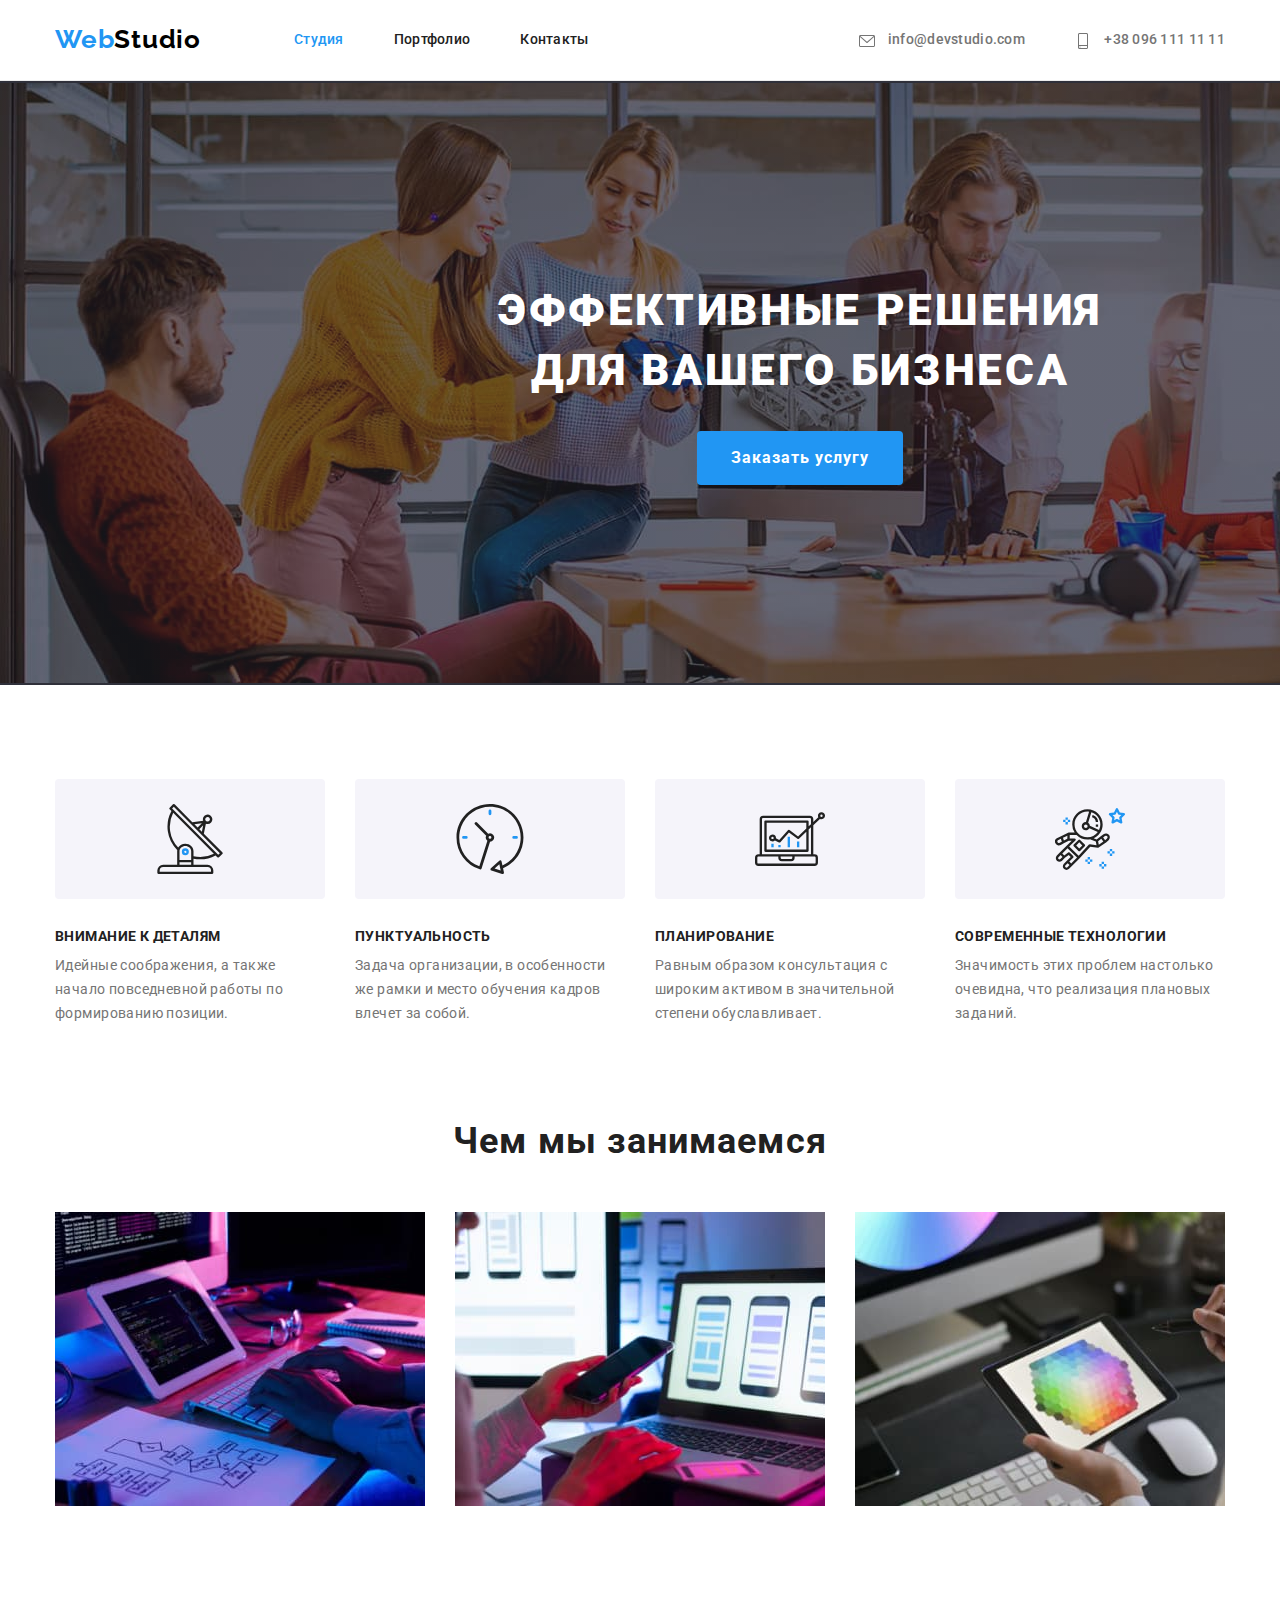
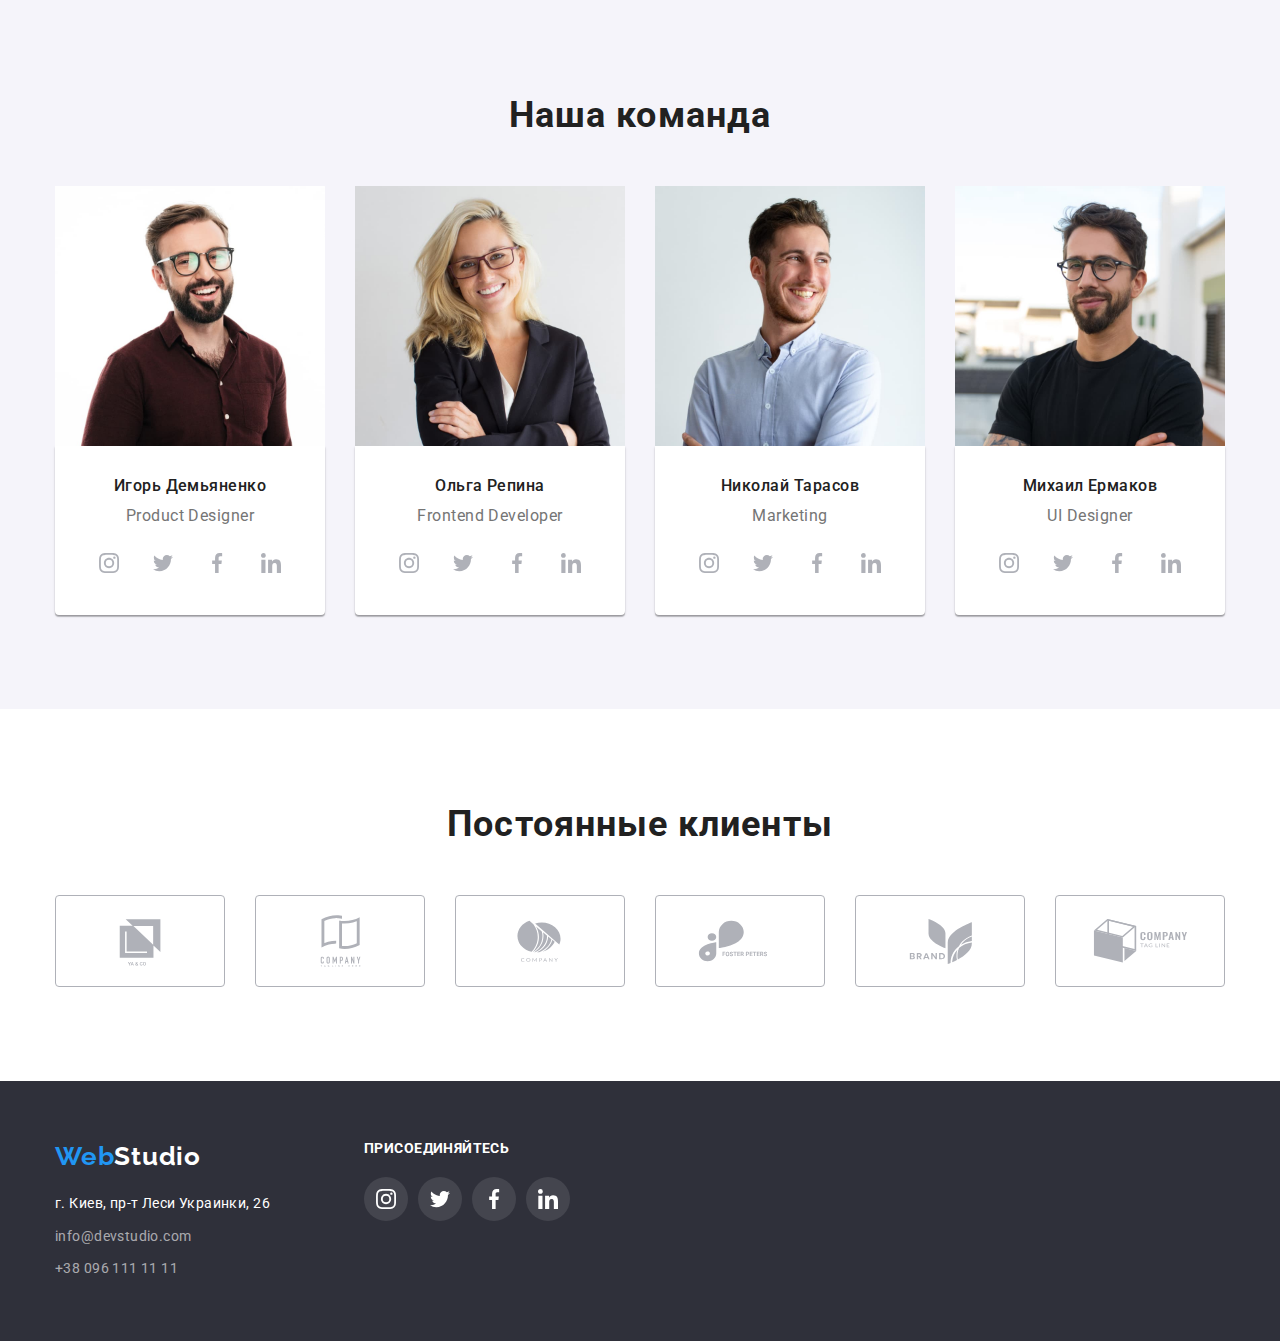
<file: index.html>
<!DOCTYPE html>
<html lang="ru">

<head>
    <meta charset="UTF-8">
    <meta http-equiv="X-UA-Compatible" content="IE=edge">
    <meta name="viewport" content="width=device-width, initial-scale=1.0">
    <title>Студия</title>
    <link
        href="https://fonts.googleapis.com/css2?family=Raleway:wght@700&family=Roboto:wght@400;500;700;900&display=swap"
        rel="stylesheet">
    <link rel="stylesheet"
        href="https://cdnjs.cloudflare.com/ajax/libs/modern-normalize/1.0.0/modern-normalize.min.css" />
    <link rel="stylesheet" href="./css/styles.css">
</head>

<body>
    <!-- HEADER -->
    <header class="header">
        <div class="container main-nav">
            <a href="./index.html" class="logo">
                <span class="logo-first-part">Web</span><span class="logo-second-part">Studio</span>
            </a>
            <nav>
                <ul class="nav-list">
                    <li class="nav-item"><a href="./index.html" class="nav-link current">Студия</a></li>
                    <li class="nav-item"><a href="./portfolio.html" class="nav-link">Портфолио</a></li>
                    <li class="nav-item"><a href="" class="nav-link">Контакты</a></li>
                </ul>
            </nav>
            <ul class="nav-list contacts">    
                <li class="nav-item">
                    <a href="mailto:info@devstudio.com" class="nav-contact">
                        <svg class="nav-icon">
                            <use href="./images/svg/sprite.svg#icon-envelope"></use>
                        </svg>
                    info@devstudio.com
                    </a>
                </li>
                <li class="nav-item">
                    <a href="tel:+380961111111" class="nav-contact">
                        <svg class="nav-icon">
                            <use href="./images/svg/sprite.svg#icon-smartphone"></use>
                        </svg>
                    +38 096 111 11 11
                    </a>
                </li>
            </ul>
        </div>
    </header>
    <!-- MAIN -->
    <main>
        <!-- HERO -->
        <section class="hero">
            <div class="hero-center">
                <h1 class="hero-title">Эффективные решения для вашего бизнеса</h1>
                <button type="button" class="hero-button">Заказать услугу</button>
            </div>
        </section>
        <!-- VANTAGES -->
        <section class="section vantages">
            <div class="container">
                <h2 class="visually-hidden">Преимущества</h2>
                <ul class="vantages-list">
                    <li class="vantages-item">
                        <div class="vantages-thumb">
                            <svg class="vantages-icon">
                                <use href="./images/svg/sprite.svg#icon-antenna"></use>
                            </svg>
                        </div>
                        <h3 class="vantages-title">Внимание к деталям</h3>
                        <p class="vantages-text">Идейные соображения, а также начало повседневной работы по формированию
                        позиции.</p>
                    </li>
                    <li class="vantages-item">
                        <div class="vantages-thumb">
                            <svg class="vantages-icon">
                                <use href="./images/svg/sprite.svg#icon-clock"></use>
                            </svg>
                        </div>
                        <h3 class="vantages-title">Пунктуальность</h3>
                        <p class="vantages-text">Задача организации, в особенности же рамки и место обучения кадров влечет
                        за собой.</p>
                    </li>
                    <li class="vantages-item">
                        <div class="vantages-thumb">
                            <svg class="vantages-icon">
                                <use href="./images/svg/sprite.svg#icon-diagram"></use>
                            </svg>
                        </div>
                        <h3 class="vantages-title">Планирование</h3>
                        <p class="vantages-text">Равным образом консультация с широким активом в значительной степени
                        обуславливает.</p>
                    </li>
                    <li class="vantages-item">
                        <div class="vantages-thumb">
                            <svg class="vantages-icon">
                                <use href="./images/svg/sprite.svg#icon-astronaut"></use>
                            </svg>
                        </div>
                        <h3 class="vantages-title">Современные технологии</h3>
                        <p class="vantages-text">Значимость этих проблем настолько очевидна, что реализация плановых
                        заданий.</p>
                    </li>
                </ul>
            </div>
        </section>
        <!-- WORK -->
        <section class="section work">
            <div class="container"> 
                <h2 class="section-title">Чем мы занимаемся</h2>
                <ul class="work-list">
                    <li class="work-item"><img src="./images/images-studio/pc-work.jpg" alt="Ноутбук" width="370"></li>
                    <li class="work-item"><img src="./images/images-studio/pc-tel.jpg" alt="Телефон и ноутбук" width="370"></li>
                    <li class="work-item"><img src="./images/images-studio/tablet.jpg" alt="Планшет" width="370"></li>
                </ul>
            </div>
        </section>
        <!-- STAFF -->
        <section class="section staff">
            <div class="container">
                <h2 class="section-title">Наша команда</h2>
                <ul class="staff-list">
                    <li class="staff-item">
                        <img src="./images/images-studio/igor.jpg" alt="Игорь Демьяненко" width="270">
                        <div class="staff-card">
                            <h3 class="staff-title">Игорь Демьяненко</h3>
                            <p class="staff-text" lang="en">Product Designer</p>
                            <ul class="social-list">
                                <li class="social-item">
                                    <a href="" class="social-link">
                                        <svg class="social-icon">
                                            <use href="./images/svg/sprite.svg#icon-instagram"></use>
                                        </svg>
                                    </a>
                                </li>
                                <li class="social-item">
                                    <a href="" class="social-link">
                                        <svg class="social-icon">
                                            <use href="./images/svg/sprite.svg#icon-twitter"></use>
                                        </svg>
                                    </a>
                                </li>
                                <li class="social-item">
                                    <a href="" class="social-link">
                                        <svg class="social-icon">
                                            <use href="./images/svg/sprite.svg#icon-facebook"></use>
                                        </svg>
                                    </a>
                                </li>
                                <li class="social-item">
                                    <a href="" class="social-link">
                                        <svg class="social-icon">
                                            <use href="./images/svg/sprite.svg#icon-linkedin"></use>
                                        </svg>
                                    </a>
                                </li>
                            </ul>
                        </div> 
                   
                    </li>
                    <li class="staff-item">
                        <img src="./images/images-studio/olga.jpg" alt="Ольга Репина" width="270">
                        <div class="staff-card">
                            <h3 class="staff-title">Ольга Репина</h3>
                            <p class="staff-text" lang="en">Frontend Developer</p>
                            <ul class="social-list">
                                <li class="social-item">
                                    <a href="" class="social-link">
                                        <svg class="social-icon">
                                            <use href="./images/svg/sprite.svg#icon-instagram"></use>
                                        </svg>
                                    </a>
                                </li>
                                <li class="social-item">
                                    <a href="" class="social-link">
                                        <svg class="social-icon">
                                            <use href="./images/svg/sprite.svg#icon-twitter"></use>
                                        </svg>
                                    </a>
                                </li>
                                <li class="social-item">
                                    <a href="" class="social-link">
                                    <svg class="social-icon">
                                        <use href="./images/svg/sprite.svg#icon-facebook"></use>
                                    </svg>
                                    </a>
                                </li>
                                <li class="social-item">
                                    <a href="" class="social-link">
                                        <svg class="social-icon">
                                            <use href="./images/svg/sprite.svg#icon-linkedin"></use>
                                        </svg>
                                    </a>
                                </li>
                            </ul>
                        </div>  
                    </li>
                    <li class="staff-item">
                        <img src="./images/images-studio/nikolai.jpg" alt="Николай Тарасов" width="270">
                            <div class="staff-card">
                                <h3 class="staff-title">Николай Тарасов</h3>
                                <p class="staff-text" lang="en">Marketing</p>
                                <ul class="social-list">
                                    <li class="social-item">
                                        <a href="" class="social-link">
                                        <svg class="social-icon">
                                            <use href="./images/svg/sprite.svg#icon-instagram"></use>
                                        </svg>
                                        </a>
                                    </li>
                                    <li class="social-item">
                                        <a href="" class="social-link">
                                            <svg class="social-icon">
                                                <use href="./images/svg/sprite.svg#icon-twitter"></use>
                                            </svg>
                                        </a>
                                    </li>
                                    <li class="social-item">
                                        <a href="" class="social-link">
                                            <svg class="social-icon">
                                                <use href="./images/svg/sprite.svg#icon-facebook"></use>
                                            </svg>
                                        </a>
                                    </li>
                                    <li class="social-item">
                                        <a href="" class="social-link">
                                            <svg class="social-icon">
                                                <use href="./images/svg/sprite.svg#icon-linkedin"></use>
                                            </svg>
                                        </a>
                                    </li>
                                </ul>
                            </div>  
                    </li>
                    <li class="staff-item">
                        <img src="./images/images-studio/michail.jpg" alt="Михаил Ермаков" width="270">
                        <div class="staff-card"><h3 class="staff-title">Михаил Ермаков</h3>
                            <p class="staff-text" lang="en">UI Designer</p>
                            <ul class="social-list">
                                <li class="social-item">
                                    <a href="" class="social-link">
                                        <svg class="social-icon">
                                            <use href="./images/svg/sprite.svg#icon-instagram"></use>
                                        </svg>
                                    </a>
                                </li>
                                <li class="social-item">
                                    <a href="" class="social-link">
                                        <svg class="social-icon">
                                            <use href="./images/svg/sprite.svg#icon-twitter"></use>
                                        </svg>
                                    </a>
                                </li>
                                <li class="social-item">
                                    <a href="" class="social-link">
                                        <svg class="social-icon">
                                            <use href="./images/svg/sprite.svg#icon-facebook"></use>
                                        </svg>
                                    </a>
                                </li>
                                <li class="social-item">
                                    <a href="" class="social-link">
                                        <svg class="social-icon">
                                            <use href="./images/svg/sprite.svg#icon-linkedin"></use>
                                        </svg>
                                    </a>
                                </li>
                            </ul>
                        </div>
                    </li>
                </ul>
            </div>
        </section>
        <!-- CLIENTS -->
        <section class="section">
            <div class="container">
                <h2 class="section-title">Постоянные клиенты</h2>
                <ul class="clients-list">
                    <li class="clients-item">
                        <a href="" class="clients-link">
                            <svg class="clients-icon">
                                <use href="./images/svg/sprite.svg#icon-logo-1"></use>
                            </svg>
                        </a>
                    </li>
                    <li class="clients-item">
                        <a href="" class="clients-link">
                            <svg class="clients-icon">
                                <use href="./images/svg/sprite.svg#icon-logo-2"></use>
                            </svg>
                        </a>
                    </li>
                    <li class="clients-item">
                        <a href="" class="clients-link">
                            <svg class="clients-icon">
                                <use href="./images/svg/sprite.svg#icon-logo-3"></use>
                            </svg>
                        </a>
                    </li>
                    <li class="clients-item">
                        <a href="" class="clients-link">
                            <svg class="clients-icon">
                                <use href="./images/svg/sprite.svg#icon-logo-4"></use>
                            </svg>
                        </a>
                    </li>
                    <li class="clients-item">
                        <a href="" class="clients-link">
                            <svg class="clients-icon">
                                <use href="./images/svg/sprite.svg#icon-logo-5"></use>
                            </svg>
                        </a>
                    </li>
                    <li class="clients-item">
                        <a href="" class="clients-link">
                            <svg class="clients-icon">
                                <use href="./images/svg/sprite.svg#icon-logo-6"></use>
                            </svg>
                        </a>
                    </li>
                </ul>
            </div>
        </section>
    </main>
    <!-- FOOTER -->
    <footer class="footer">
        <div class="container footer-flex">
           <div>
                <a href="./index.html" class="logo">
                    <span class="logo-first-part">Web</span><span class="logo-second-part">Studio</span>
                </a>
                <address class="address">
                    <ul>
                        <li class="address-item">
                            <a href="https://goo.gl/maps/8iDmMAJ8y4oJ4TSS6" class="address-map">г. Киев, пр-т Леси Украинки, 26</a>
                        </li>
                        <li class="address-item"><a href="mailto:info@devstudio.com" class="address-contact">info@devstudio.com</a></li>
                        <li class="address-item"><a href="tel:+380961111111" class="address-contact">+38 096 111 11 11</a></li>
                    </ul>
                </address>
           </div>
           <div class="join">
               <p class="join-text">присоединяйтесь</p>
                <ul class="social-list">
                    <li class="social-item">
                        <a href="" class="join-link">
                            <svg class="social-icon">
                                <use href="./images/svg/sprite.svg#icon-instagram"></use>
                            </svg>
                        </a>
                    </li>
                    <li class="social-item">
                        <a href="" class="join-link">
                            <svg class="social-icon">
                                <use href="./images/svg/sprite.svg#icon-twitter"></use>
                            </svg>
                        </a>
                    </li>
                    <li class="social-item">
                        <a href="" class="join-link">
                            <svg class="social-icon">
                                <use href="./images/svg/sprite.svg#icon-facebook"></use>
                            </svg>
                        </a>
                    </li>
                    <li class="social-item">
                        <a href="" class="join-link">
                            <svg class="social-icon">
                                <use href="./images/svg/sprite.svg#icon-linkedin"></use>
                            </svg>
                        </a>
                    </li>
                </ul>
           </div>
        </div>
    </footer>
</body>

</html>
</file>
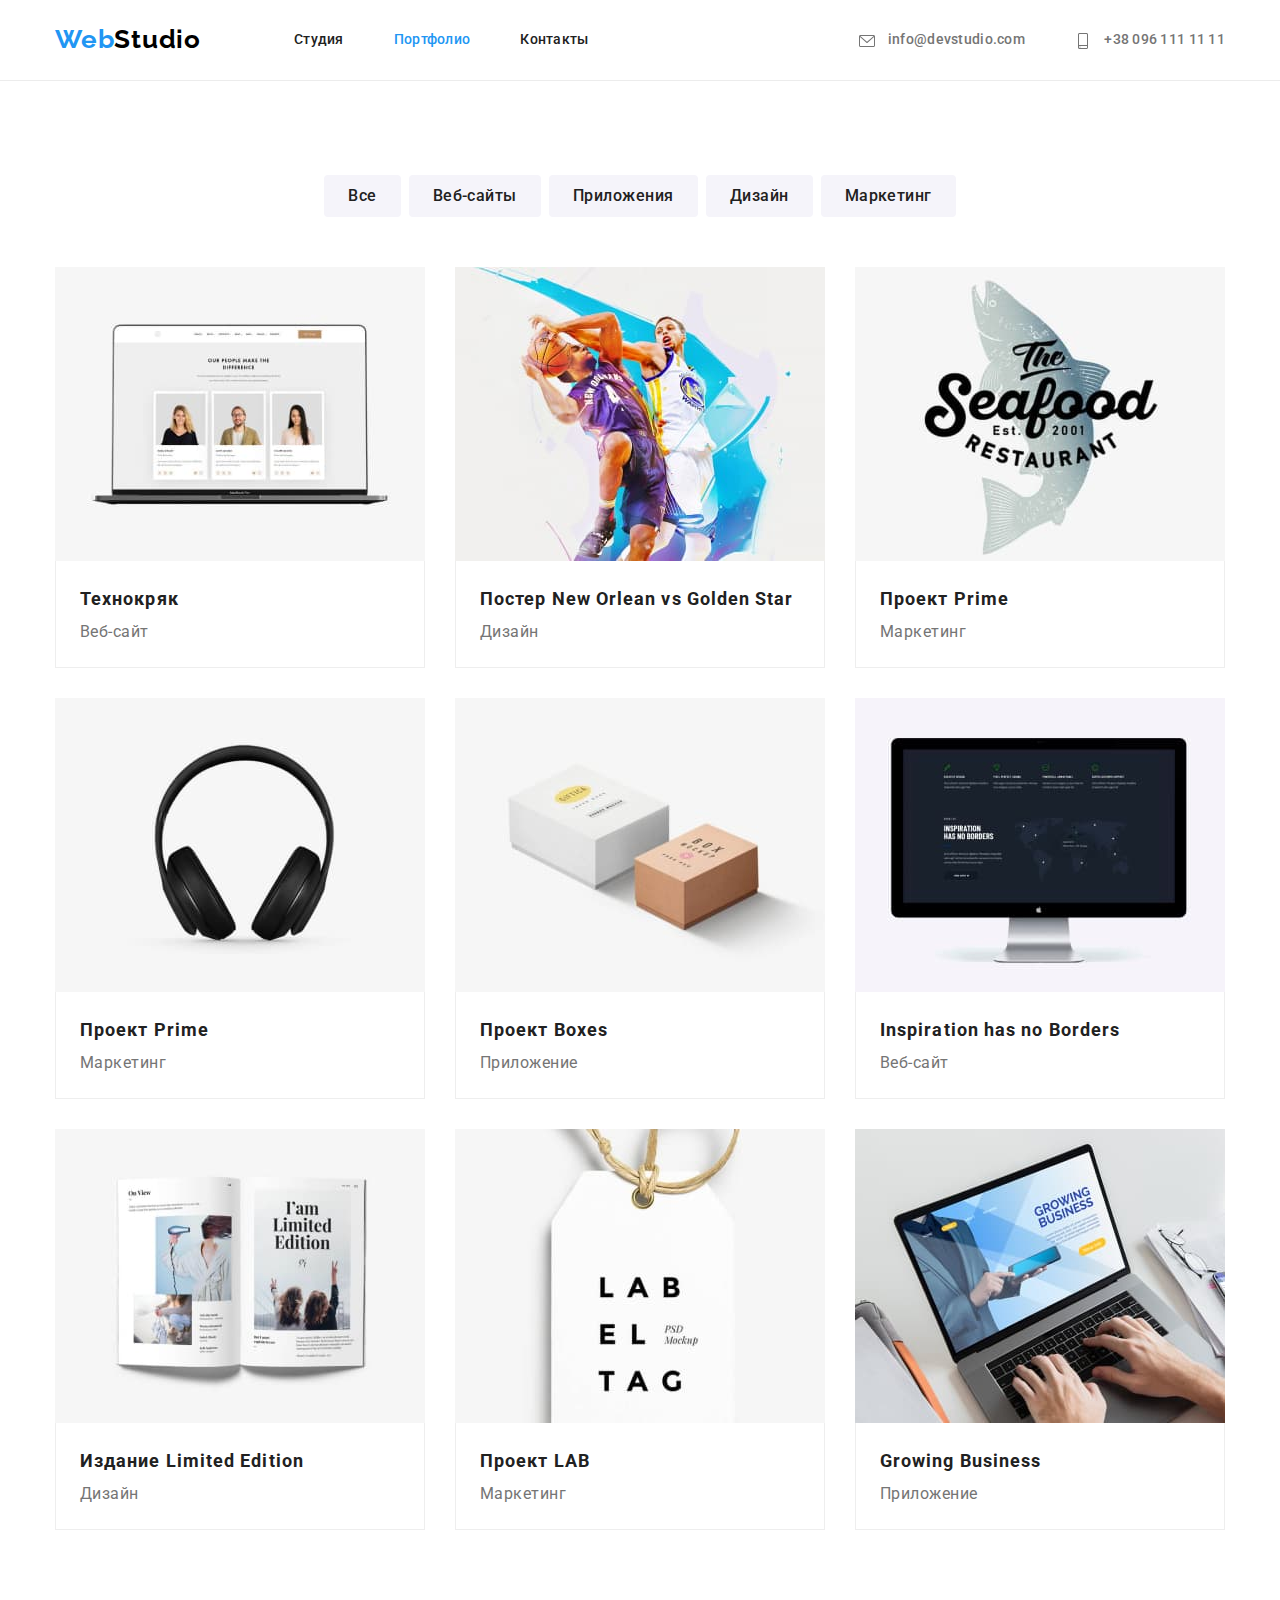
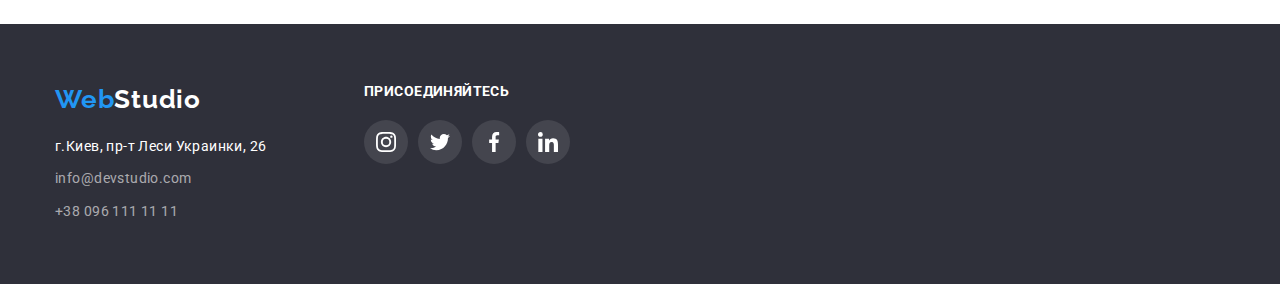
<file: portfolio.html>
<!DOCTYPE html>
<html lang="ru">

<head>
    <meta charset="UTF-8">
    <meta http-equiv="X-UA-Compatible" content="IE=edge">
    <meta name="viewport" content="width=device-width, initial-scale=1.0">
    <title>Портфолио</title>
    <link
        href="https://fonts.googleapis.com/css2?family=Raleway:wght@700&family=Roboto:wght@400;500;700;900&display=swap"
        rel="stylesheet">
    <link rel="stylesheet"
        href="https://cdnjs.cloudflare.com/ajax/libs/modern-normalize/1.0.0/modern-normalize.min.css" />
    <link rel="stylesheet" href="./css/styles.css">
</head>

<body>
    <!-- HEADER -->
    <header class="header">
        <div class="container main-nav">
    
            <a href="./index.html" class="logo"><span class="logo-first-part">Web</span><span
                    class="logo-second-part">Studio</span>
            </a>
            <nav>
                <ul class="nav-list">
                    <li class="nav-item"><a href="./index.html" class="nav-link">Студия</a></li>
                    <li class="nav-item"><a href="./portfolio.html" class="nav-link current">Портфолио</a></li>
                    <li class="nav-item"><a href="" class="nav-link">Контакты</a></li>
                </ul>
            </nav>
            <ul class="nav-list contacts">
                <li class="nav-item">
                    <a href="mailto:info@devstudio.com" class="nav-contact">
                        <svg class="nav-icon">
                            <use href="./images/svg/sprite.svg#icon-envelope"></use>
                        </svg>
                        info@devstudio.com
                    </a>
                </li>
                <li class="nav-item">
                    <a href="tel:+380961111111" class="nav-contact">
                        <svg class="nav-icon">
                            <use href="./images/svg/sprite.svg#icon-smartphone"></use>
                        </svg>
                        +38 096 111 11 11
                    </a>
                </li>
            </ul>
        </div>
    </header>
    <!-- MAIN -->
    <main>
        <section class="section">
            <div class="container">
                <ul class="filter">
                    <li class="filter-item"><button class="filter-button">Все</button></li>
                    <li class="filter-item"><button class="filter-button">Веб-сайты</button></li>
                    <li class="filter-item"><button class="filter-button">Приложения</button></li>
                    <li class="filter-item"><button class="filter-button">Дизайн</button></li>
                    <li class="filter-item"><button class="filter-button">Маркетинг</button></li>
                </ul>
            
                <ul class="gallery">
                    <li class="gallery-item">
                        <a href="" class="gallery-link">
                            <img src="./images/pc.jpg" alt="Ноутбук" width="370">
                            <div class="card">
                                <h2 class="gallery-title">Технокряк</h2>
                                <p class="gallery-text">Веб-сайт</p>
                            </div>                        
                        </a>
                    </li>
                    <li class="gallery-item">
                        <a href="" class="gallery-link">
                            <img src="./images/basketball.jpg" alt="Баскетбол" width="370">
                            <div class="card">
                                <h2 class="gallery-title">Постер New Orlean vs Golden Star</h2>
                                <p class="gallery-text">Дизайн</p>
                            </div>
                        </a>
                    </li>
                    <li class="gallery-item">
                        <a href="" class="gallery-link">
                            <img src="./images/seafood.jpg" alt="Рыба" width="370">
                            <div class="card">
                                <h2 class="gallery-title">Проект Prime</h2>
                                <p class="gallery-text">Маркетинг</p>
                            </div>
                        </a>
                    </li>
                    <li class="gallery-item">
                        <a href="" class="gallery-link">
                            <img src="./images/headphones.jpg" alt="Наушники" width="370">
                            <div class="card">
                                <h2 class="gallery-title">Проект Prime</h2>
                                <p class="gallery-text">Маркетинг</p>
                            </div>
                        </a>
                    </li>
                    <li class="gallery-item">
                        <a href="" class="gallery-link">
                            <img src="./images/boxes.jpg" alt="Коробки" width="370">
                            <div class="card">
                                <h2 class="gallery-title">Проект Boxes</h2>
                                <p class="gallery-text">Приложение</p>
                            </div>
                        </a>
                    </li>
                    <li class="gallery-item">
                        <a href="" class="gallery-link">
                            <img src="./images/monitor.jpg" alt="Монитор" width="370">
                            <div class="card">
                                <h2 class="gallery-title" lang="en">Inspiration has no Borders</h2>
                                <p class="gallery-text">Веб-сайт</p>
                            </div>
                        </a>
                    </li>
                    <li class="gallery-item">
                        <a href="" class="gallery-link">
                            <img src="./images/magazine.jpg" alt="Журнал" width="370">
                            <div class="card">
                                <h2 class="gallery-title">Издание Limited Edition</h2>
                                <p class="gallery-text">Дизайн</p>
                            </div>
                        </a>
                    </li>
                    <li class="gallery-item">
                        <a href="" class="gallery-link">
                            <img src="./images/label.jpg" alt="Лейбл" width="370">
                            <div class="card">
                                <h2 class="gallery-title">Проект LAB</h2>
                                <p class="gallery-text">Маркетинг</p>
                            </div>
                        </a>
                    </li>
                    <li class="gallery-item">
                        <a href="" class="gallery-link">
                            <img src="./images/work.jpg" alt="Клавиатура" width="370">
                            <div class="card">
                                <h2 class="gallery-title" lang="en">Growing Business</h2>
                                <p class="gallery-text">Приложение</p>
                            </div>
                        </a>
                    </li>
                </ul>
            </div>
        </section>
    </main>
    <!-- FOOTER -->
    <footer class="footer">
        <div class="container footer-flex">
            <div>
                <a href="./index.html" class="logo">
                    <span class="logo-first-part">Web</span><span class="logo-second-part">Studio</span>
                </a>
                <address class="address">
                    <ul>
                        <li class="address-item">
                            <a href="https://goo.gl/maps/8iDmMAJ8y4oJ4TSS6" target="_blanc" rel="noreferrer noopener" class="address-map">г.Киев, пр-т Леси Украинки, 26</a>
                        </li>
                        <li class="address-item">
                            <a href="mailto:info@devstudio.com" class="address-contact">info@devstudio.com</a>
                        </li>
                        <li class="address-item">
                            <a href="tel:+380961111111" class="address-contact">+38 096 111 11 11</a>
                        </li>
                    </ul>
                </address>
            </div>
            <div class="join">
                <p class="join-text">присоединяйтесь</p>
                <ul class="social-list">
                    <li class="social-item">
                        <a href="" class="join-link">
                            <svg class="social-icon">
                                <use href="./images/svg/sprite.svg#icon-instagram"></use>
                            </svg>
                        </a>
                    </li>
                    <li class="social-item">
                        <a href="" class="join-link">
                            <svg class="social-icon">
                                <use href="./images/svg/sprite.svg#icon-twitter"></use>
                            </svg>
                        </a>
                    </li>
                    <li class="social-item">
                        <a href="" class="join-link">
                            <svg class="social-icon">
                                <use href="./images/svg/sprite.svg#icon-facebook"></use>
                            </svg>
                        </a>
                    </li>
                    <li class="social-item">
                        <a href="" class="join-link">
                            <svg class="social-icon">
                                <use href="./images/svg/sprite.svg#icon-linkedin"></use>
                            </svg>
                        </a>
                    </li>
                </ul>
            </div>
        </div>
    </footer>
</body>

</html>
</file>
<file: css/styles.css>
/* 

main-title-color #212121
main-text-color #757575
accent-color #2196F3 
trasparent-white-color rgba(255, 255, 255, 0.6)
main-white-color #FFFFFF
primary-bg-color #E5E5E5
secondary-bg-color #F5F4FA 
tertiary-bg-color #2F303A
secondary-logo-color #000000
*/

:root {
  --main-title-color: #212121;
  --main-text-color: #757575;
  --accent-color: #2196f3;
  --trasparent-white-color: rgba(255, 255, 255, 0.6);
  --main-white-color: #ffffff;
  --primary-bg-color: #e5e5e5;
  --secondary-bg-color: #f5f4fa;
  --secondary-logo-color: #000000;
  --tertiary-bg-color: #2f303a;
}

body {
  color: var(--main-text-color);
  font-family: Roboto, sans-serif;
}
h2,
h3 {
  color: var(--main-title-color);
}
ul {
  list-style: none;
}
h1,
h2,
h3,
h4,
h5,
h6,
ul,
p {
  margin: 0;
  padding: 0;
}
a {
  text-decoration: none;
}
img {
  display: block;
}
/*--------------------------------------- HEADER ----------------------------------*/
.container {
  width: 1200px;
  padding-left: 15px;
  padding-right: 15px;
  margin-left: auto;
  margin-right: auto;
  /* outline: 2px solid tomato; */
}
.logo {
  margin-right: 93px;
  font-family: Raleway, sans-serif;
  font-weight: 700;
  font-size: 26px;
  line-height: 1.19;
  letter-spacing: 0.03em;
}
.logo-first-part {
  color: var(--accent-color);
}
.logo-second-part {
  color: var(--secondary-logo-color);
}
.nav-link {
  color: var(--main-title-color);
  font-weight: 500;
  font-size: 14px;
  line-height: 1.14;
  letter-spacing: 0.02em;
}
.nav-link:hover,
.nav-link:focus,
.current {
  color: var(--accent-color);
}
.nav-item + .nav-item {
  margin-left: 50px;
}
.nav-contact {
  color: var(--main-text-color);
  font-weight: 500;
  font-size: 14px;
  line-height: 1.14;
  letter-spacing: 0.02em;
}
.nav-contact:hover,
.nav-contact:focus {
  color: var(--accent-color);
}
.nav-list {
  display: flex;
}
.nav-list.contacts {
  margin-left: auto;
}
.nav-icon {
  width: 16px;
  height: 16px;
  vertical-align: middle;
  margin-right: 10px;
  fill: currentColor;
}
.main-nav {
  display: flex;
  align-items: center;
  background-color: var(--main-white-color);
}
.header {
  padding-top: 24px;
  padding-bottom: 25px;
  border-bottom: 1px solid #ececec;
}
/*------------------------------------ MAIN----------------------------------- */

/* ------------------------------------HERO---------------------------------- */
.hero {
  background-color: var(--tertiary-bg-color);
  padding-top: 200px;
  padding-bottom: 200px;
  text-align: center;
  width: 1600px;
  margin-left: auto;
  margin-right: auto;
  background-image: linear-gradient(
      rgba(47, 48, 58, 0.4),
      rgba(47, 48, 58, 0.4)
    ),
    url(../images/hero.jpg);
  background-repeat: no-repeat;
  background-position: center;
  background-size: contain;
}
.hero-center {
  margin-right: auto;
  margin-left: auto;
  width: 696px;
}
.hero-title {
  margin-bottom: 30px;
  font-weight: 900;
  font-size: 44px;
  line-height: 1.36;
  letter-spacing: 0.06em;
  text-transform: uppercase;
  color: var(--main-white-color);
}
.hero-button {
  display: inline-block;
  padding: 10px 32px;
  border-radius: 4px;
  border-color: transparent;
  min-width: 200px;
  margin-left: auto;
  margin-right: auto;
  color: var(--main-white-color);
  background-color: var(--accent-color);
  font-weight: 700;
  font-size: 16px;
  line-height: 1.87;
  letter-spacing: 0.06em;
  cursor: pointer;
}
/* ---------------------------------------SECTIONS--------------------------------- */
.section {
  padding-top: 94px;
  padding-bottom: 94px;
  /* outline: 2px solid green; */
}
.section.work {
  padding-top: 0;
}
.section.staff {
  background-color: var(--secondary-bg-color);
}
.vantages-list,
.work-list,
.staff-list {
  display: flex;
}
.vantages-item + .vantages-item,
.work-item + .work-item,
.staff-item + .staff-item {
  margin-left: 30px;
}
.visually-hidden {
  position: absolute;
  width: 1px;
  height: 1px;
  margin: -1px;
  border: 0;
  padding: 0;
  white-space: nowrap;
  clip-path: inset(100%);
  clip: rect(0 0 0 0);
  overflow: hidden;
}
.vantages-item {
  width: 270px;
}
.vantages-title {
  margin-bottom: 10px;
  font-weight: 700;
  font-size: 14px;
  line-height: 1.14;
  letter-spacing: 0.03em;
  text-transform: uppercase;
}
.vantages-text {
  font-size: 14px;
  line-height: 1.71;
  letter-spacing: 0.03em;
}
.vantages-thumb {
  width: 270px;
  height: 120px;
  background: #f5f4fa;
  border-radius: 4px;
  margin-bottom: 30px;
  padding: 25px 100px;
}
.vantages-thumb:hover {
  border: 1px solid #000000;
  box-shadow: 0px 4px 4px rgba(0, 0, 0, 0.25);
}
.vantages-icon {
  display: block;
  width: 70px;
  height: 70px;
}
.section-title {
  text-align: center;
  margin-bottom: 50px;
  font-weight: 700;
  font-size: 36px;
  line-height: 1.17;
  letter-spacing: 0.03em;
}
.staff-title {
  margin-bottom: 10px;
  font-weight: 500;
  font-size: 16px;
  line-height: 1.19;
  letter-spacing: 0.03em;
  text-align: center;
}
.staff-text {
  color: var(--main-text-color);
  font-size: 16px;
  line-height: 1.19;
  letter-spacing: 0.03em;
  text-align: center;
  margin-bottom: 16px;
}
.staff-card {
  padding-top: 30px;
  padding-bottom: 30px;
  background-color: var(--main-white-color);
  border-bottom-left-radius: 4px;
  border-bottom-right-radius: 4px;
  box-shadow: 0px 1px 3px 0px rgba(0, 0, 0, 0.12),
    0px 1px 1px 0px rgba(0, 0, 0, 0.14), 0px 2px 1px 0px rgba(0, 0, 0, 0.2);
}
.social-list {
  display: flex;
  justify-content: center;
}
.social-link {
  display: block;
  width: 44px;
  height: 44px;
  padding: 12px;
  border-radius: 50%;
  color: #afb1b8;
}
.social-link:hover,
.social-link:focus {
  background-color: var(--accent-color);
  color: var(--main-white-color);
}
.social-item + .social-item {
  margin-left: 10px;
}
.social-icon {
  width: 20px;
  height: 20px;
  fill: currentColor;
}
.clients-list {
  display: flex;
  justify-content: center;
}
.clients-item + .clients-item {
  margin-left: 30px;
}
.clients-link {
  display: block;
  width: 170px;
  height: 92px;
  border-radius: 4px;
  padding: 16px 32px;
  border: 1px solid #afb1b8;
  color: #afb1b8;
}
.clients-link:hover,
.clients-link:focus {
  color: var(--accent-color);
  border-color: var(--accent-color);
}
.clients-icon {
  width: 106px;
  height: 60px;
  fill: currentColor;
}
/* -------------------------------------FOOTER------------------------------------- */
.footer {
  padding-top: 60px;
  padding-bottom: 60px;
  background-color: var(--tertiary-bg-color);
}
.footer-flex {
  display: flex;
}
.footer .logo-second-part {
  color: var(--main-white-color);
}
.address {
  margin-top: 20px;
  font-style: normal;
  font-weight: 400;
  font-size: 14px;
  line-height: 1.71;
  letter-spacing: 0.03em;
}
.address-map {
  color: var(--main-white-color);
}
.address-map:hover,
.address-map:focus {
  color: var(--accent-color);
}
.address-contact {
  color: var(--trasparent-white-color);
}
.address-contact:hover,
.address-contact:focus {
  color: var(--accent-color);
}
.address-item + .address-item {
  margin-top: 9px;
}
.join {
  margin-left: 70px;
}
.join-text {
  font-weight: 700;
  font-size: 14px;
  line-height: 1.14;
  letter-spacing: 0.03em;
  text-transform: uppercase;
  margin-bottom: 20px;
  color: var(--main-white-color);
}
.join-link {
  display: block;
  width: 44px;
  height: 44px;
  padding: 12px;
  border-radius: 50%;
  background-color: rgba(255, 255, 255, 0.1);
  color: var(--main-white-color);
}
.join-link:hover,
.join-link:focus {
  background-color: var(--accent-color);
}
/* --------------------------------PORTFOLIO PAGE ---------------------------------*/

.filter {
  display: flex;
  justify-content: center;
  margin-bottom: 50px;
}
.filter-button {
  padding: 6px 22px;
  border-radius: 4px;
  border-color: transparent;
  color: var(--main-title-color);
  background-color: var(--secondary-bg-color);
  font-family: Roboto, sans-serif;
  font-weight: 500;
  font-size: 16px;
  line-height: 1.62;
  letter-spacing: 0.03em;
  cursor: pointer;
}
.filter-item + .filter-item {
  margin-left: 8px;
}
.filter-button:hover,
.filter-button:focus {
  color: var(--main-white-color);
  background-color: var(--accent-color);
  box-shadow: 0px 3px 1px rgba(0, 0, 0, 0.1), 0px 1px 2px rgba(0, 0, 0, 0.08),
    0px 2px 2px rgba(0, 0, 0, 0.12);
}
.gallery-title {
  font-weight: 700;
  font-size: 18px;
  line-height: 2;
  letter-spacing: 0.06em;
}
.gallery-text {
  color: var(--main-text-color);
  font-size: 16px;
  line-height: 1.87;
  letter-spacing: 0.03em;
}
.gallery {
  display: flex;
  flex-wrap: wrap;
}
.gallery-item:not(:nth-child(3n + 3)) {
  margin-right: 30px;
}
.gallery-item:not(:nth-last-child(-n + 3)) {
  margin-bottom: 30px;
}
.gallery-link:hover,
.gallery-link:focus {
  display: block;
  box-shadow: 0px 1px 1px rgba(0, 0, 0, 0.12), 0px 4px 4px rgba(0, 0, 0, 0.06),
    1px 4px 6px rgba(0, 0, 0, 0.16);
}
.card {
  border-left: 1px solid #eeeeee;
  border-right: 1px solid #eeeeee;
  border-bottom: 1px solid #eeeeee;
  padding: 20px 24px;
}
</file>
